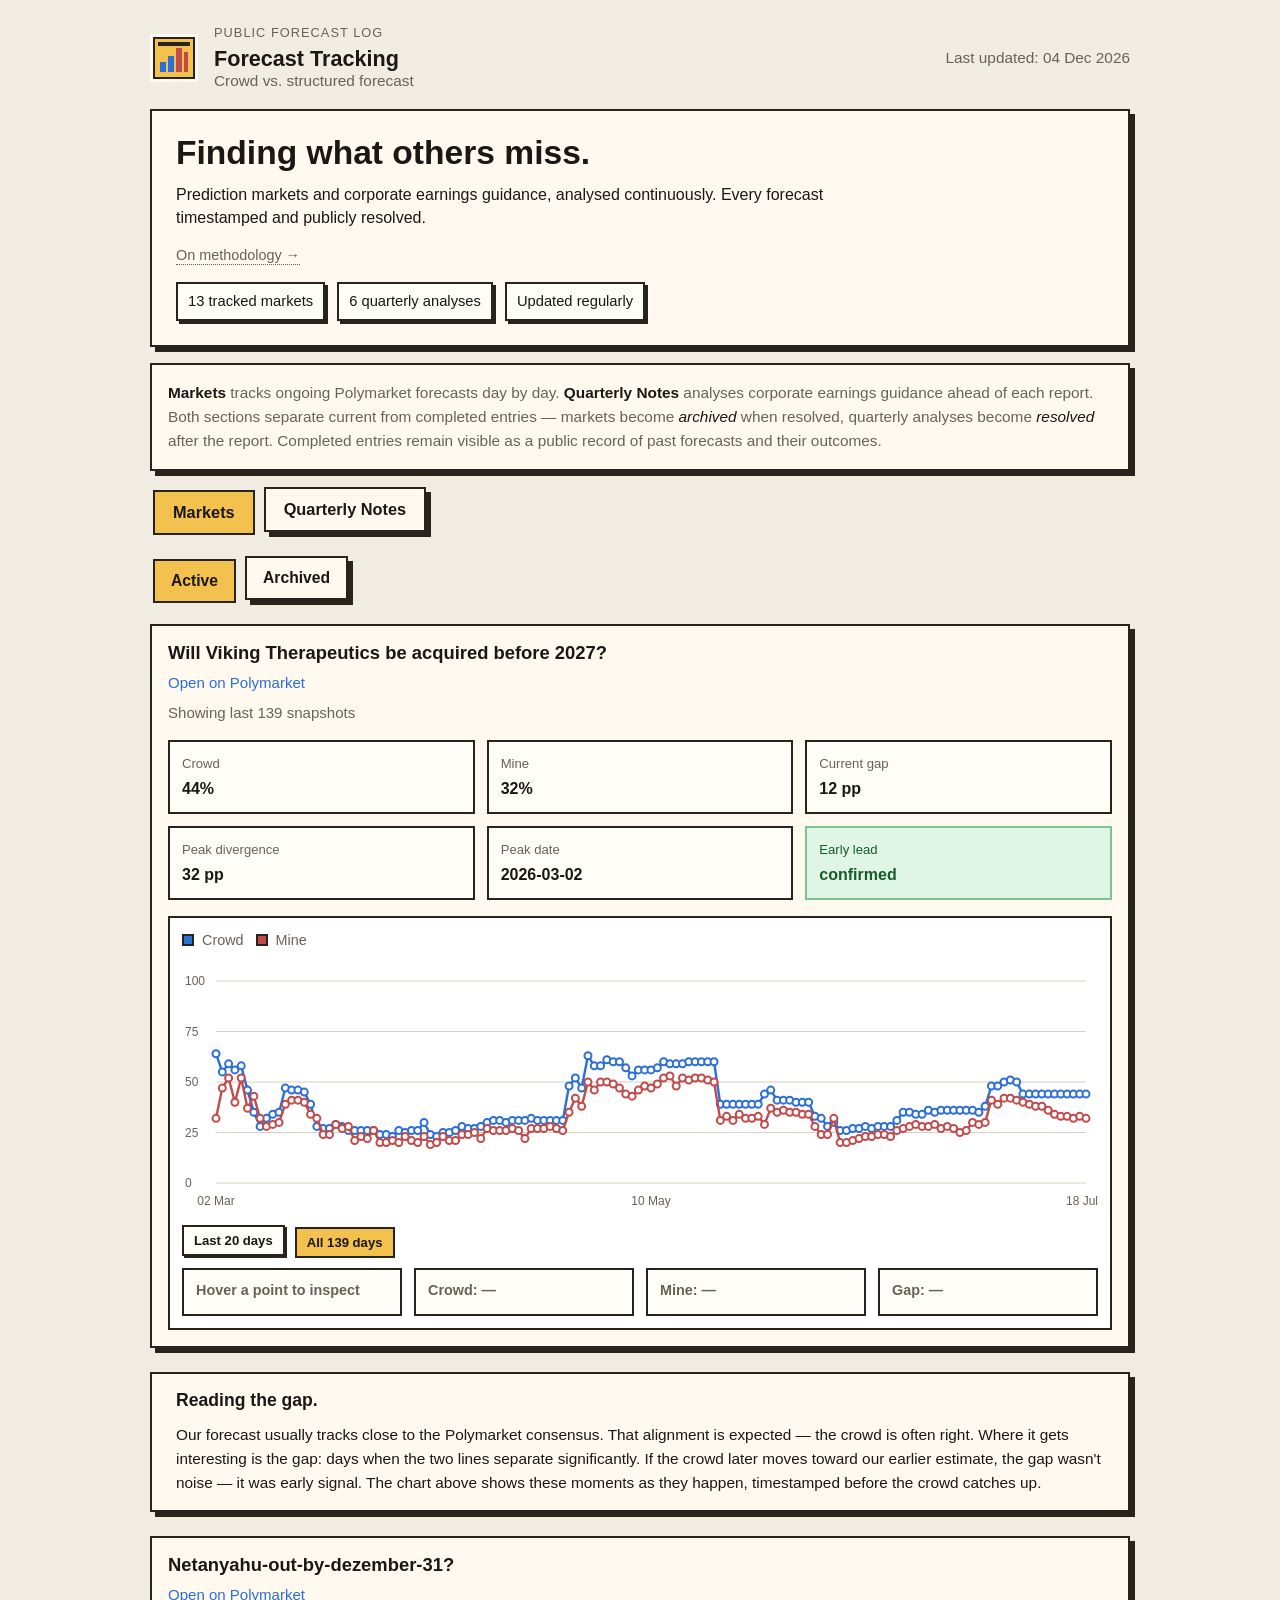
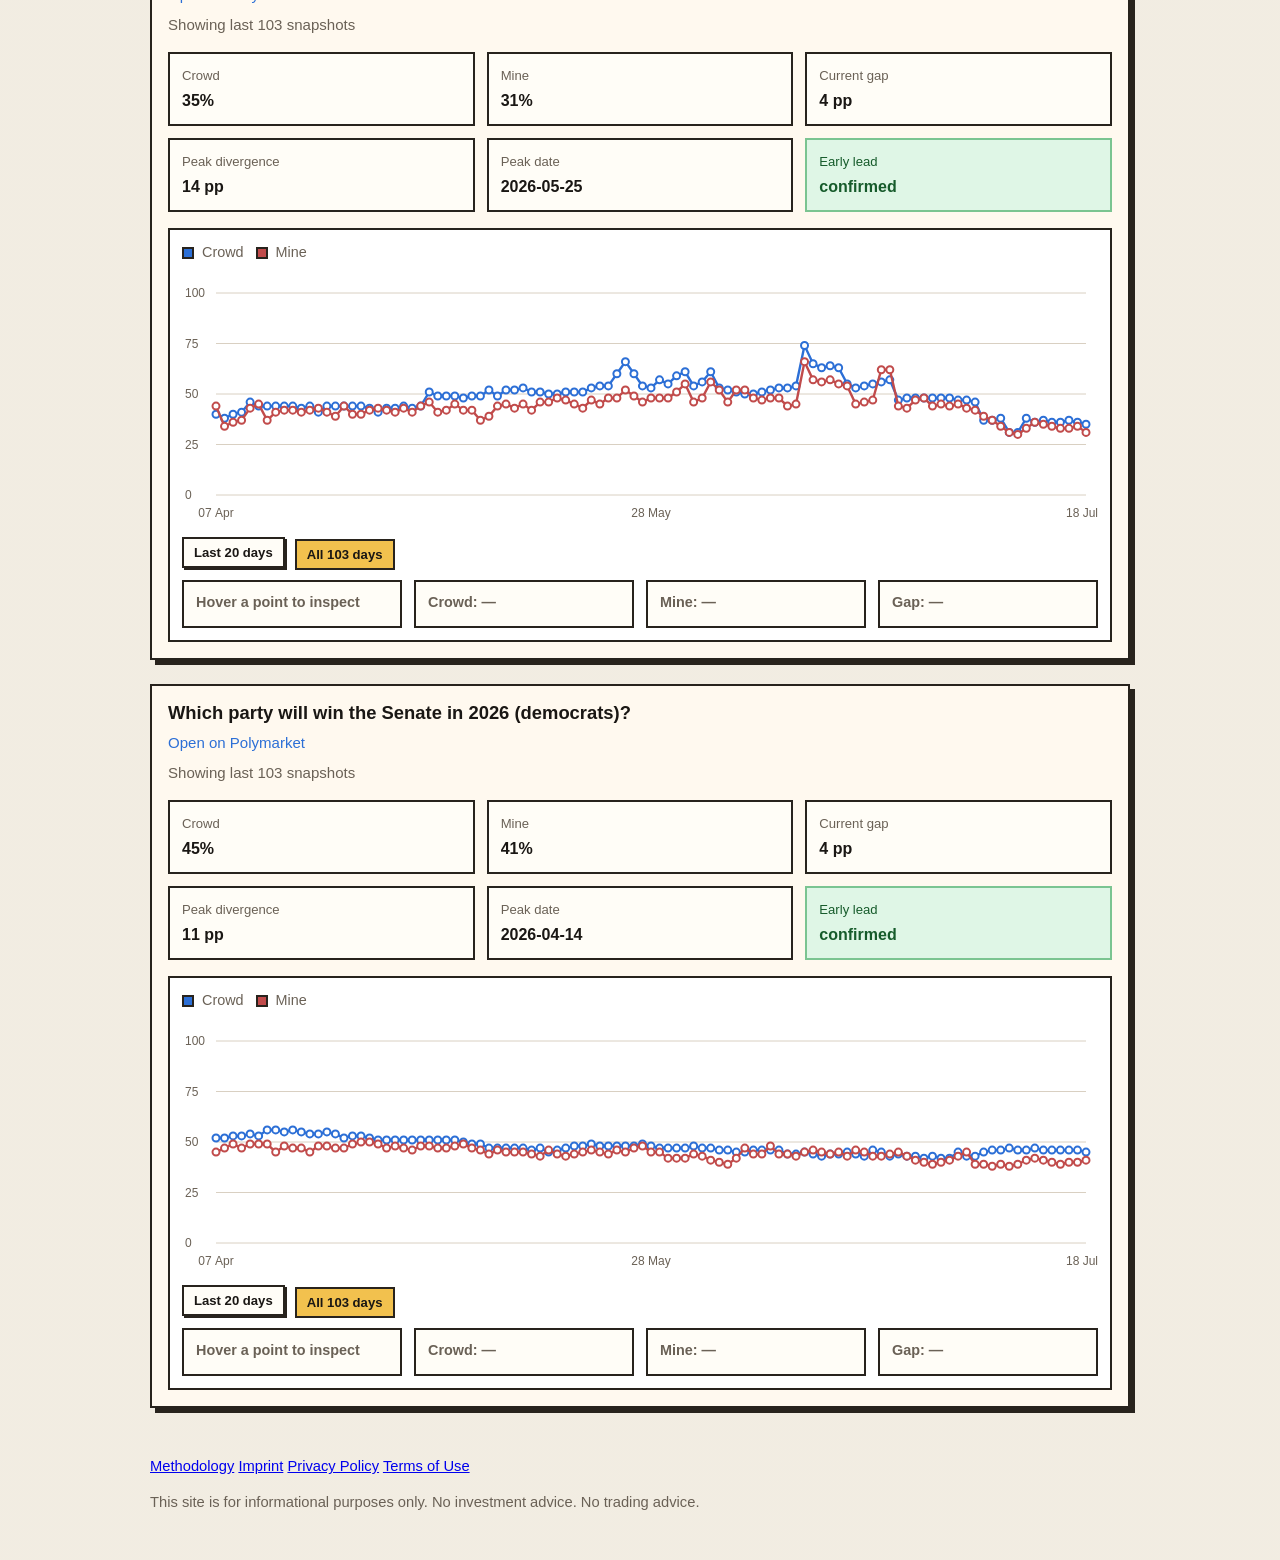
<file: index.html>
<!DOCTYPE html>
<html lang="en">
<head>
  <meta charset="UTF-8" />
  <meta name="viewport" content="width=device-width, initial-scale=1.0" />
  <meta name="description" content="Daily comparison of Polymarket crowd probabilities and structured forecast estimates." />
  <meta property="og:title" content="Predictomat – Forecast Tracking" />
  <meta property="og:description" content="Daily comparison of Polymarket crowd probabilities and structured forecast estimates." />
  <meta property="og:type" content="website" />
  <meta property="og:url" content="https://predictomat.com/" />
  <meta property="og:image" content="https://predictomat.com/og-image.png" />
  <meta property="og:image:width" content="1200" />
  <meta property="og:image:height" content="630" />
  <meta name="twitter:card" content="summary_large_image" />
  <meta name="twitter:title" content="Predictomat – Forecast Tracking" />
  <meta name="twitter:description" content="Daily comparison of Polymarket crowd probabilities and structured forecast estimates." />
  <meta name="twitter:image" content="https://predictomat.com/og-image.png" />
  <link rel="icon" type="image/svg+xml" href="favicon.svg" />
  <title>Forecast Tracking</title>
  <link rel="stylesheet" href="styles.css" />
  <link rel="stylesheet" href="ir-check-styles.css" />
</head>
<body>
  <header class="site-header">
    <div class="brand">
      <img src="assets/logo-pixel.svg" alt="Forecast Tracking logo" class="logo" />
      <div>
        <p class="eyebrow">public forecast log</p>
        <h1 class="site-title">Forecast Tracking</h1>
        <p class="site-subtitle">Crowd vs. structured forecast</p>
      </div>
    </div>
    <div id="last-updated" class="last-updated">Last updated: —</div>
  </header>

  <main class="page">
    <section class="hero card">
      <h2>Finding what others miss.</h2>
      <p class="hero-copy">
        Prediction markets and corporate earnings guidance, analysed continuously. Every forecast timestamped and publicly resolved.
      </p>
      <p class="hero-methodology-link"><a href="methodology.html">On methodology →</a></p>
      <div class="hero-meta">
        <span id="market-count">— tracked markets</span>
        <span id="quarterly-count">— quarterly analyses</span>
        <span>Updated regularly</span>
      </div>
    </section>

    <section class="section-intro card" aria-label="Section overview">
      <p><strong>Markets</strong> tracks ongoing Polymarket forecasts day by day. <strong>Quarterly Notes</strong> analyses corporate earnings guidance ahead of each report. Both sections separate current from completed entries — markets become <em>archived</em> when resolved, quarterly analyses become <em>resolved</em> after the report. Completed entries remain visible as a public record of past forecasts and their outcomes.</p>
    </section>

    <nav class="section-nav" aria-label="Content sections">
      <button id="section-markets" class="section-nav-button is-active" type="button">Markets</button>
      <button id="section-quarterly" class="section-nav-button" type="button">Quarterly Notes</button>
    </nav>

    <div id="panel-markets">
      <section class="view-toggle" aria-label="Market status toggle">
        <button id="active-tab" class="toggle-button is-active" type="button">Active</button>
        <button id="archived-tab" class="toggle-button" type="button">Archived</button>
      </section>

      <section id="market-list" class="market-list" aria-live="polite"></section>
    </div>

    <div id="panel-quarterly" class="panel-hidden">
      <section class="view-toggle" aria-label="Quarterly status toggle">
        <button id="quarterly-pending-tab" class="toggle-button is-active" type="button">Pending</button>
        <button id="quarterly-resolved-tab" class="toggle-button" type="button">Resolved</button>
      </section>
      <section id="quarterly-list" class="quarterly-list" aria-live="polite"></section>
    </div>
  </main>

  <footer class="site-footer">
    <nav aria-label="Site links">
      <a href="methodology.html">Methodology</a>
      <a href="imprint.html">Imprint</a>
      <a href="privacy.html">Privacy Policy</a>
      <a href="terms.html">Terms of Use</a>
    </nav>
    <p>This site is for informational purposes only. No investment advice. No trading advice.</p>
  </footer>

  <script src="app.js"></script>
</body>
</html>
</file>
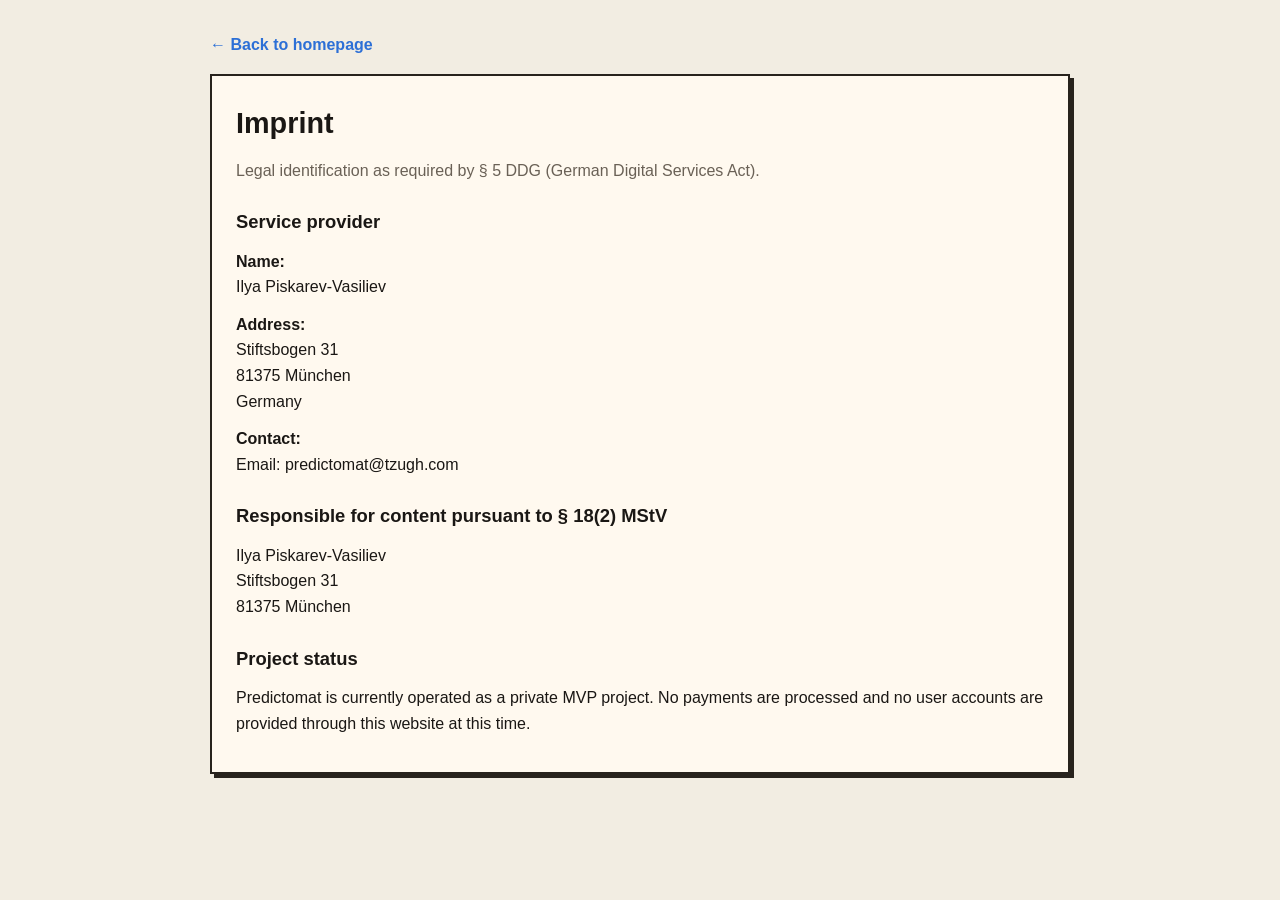
<file: imprint.html>
<!DOCTYPE html>
<html lang="en">
<head>
  <meta charset="UTF-8" />
  <meta name="viewport" content="width=device-width, initial-scale=1.0" />
  <meta name="robots" content="noindex, nofollow">
  <link rel="icon" type="image/svg+xml" href="favicon.svg" />
  <title>Imprint – Predictomat</title>
  <style>
    :root {
      --bg: #efe9dd;
      --surface: #fff9ef;
      --text: #1a1714;
      --muted: #6a6156;
      --border: #28231d;
      --shadow: 4px 4px 0 var(--border);
      --space-2: 12px;
      --space-3: 16px;
      --space-4: 24px;
      --space-5: 32px;
      --accent: #2c6fd6;
    }

    * { box-sizing: border-box; }

    body {
      margin: 0;
      font-family: "Trebuchet MS", Arial, sans-serif;
      line-height: 1.6;
      background:
        linear-gradient(0deg, rgba(255,255,255,0.16), rgba(255,255,255,0.16)),
        var(--bg);
      color: var(--text);
    }

    .page {
      width: min(860px, calc(100% - 24px));
      margin: 0 auto;
      padding: var(--space-5) 0;
    }

    .card {
      background: var(--surface);
      border: 2px solid var(--border);
      box-shadow: var(--shadow);
      padding: var(--space-4);
    }

    h1, h2 { margin-top: 0; }

    h1 {
      font-size: 1.8rem;
      margin-bottom: var(--space-2);
    }

    h2 {
      font-size: 1.15rem;
      margin-top: var(--space-4);
      margin-bottom: var(--space-2);
    }

    p { margin: 0 0 var(--space-2); }

    .muted { color: var(--muted); }

    .back-link {
      display: inline-block;
      margin-bottom: var(--space-3);
      color: var(--accent);
      text-decoration: none;
      font-weight: bold;
    }

    .back-link:hover,
    .back-link:focus-visible {
      text-decoration: underline;
    }
  </style>
</head>
<body>
  <main class="page">
    <a class="back-link" href="index.html">&larr; Back to homepage</a>

    <section class="card">
      <h1>Imprint</h1>
      <p class="muted">Legal identification as required by § 5 DDG (German Digital Services Act).</p>

      <h2>Service provider</h2>
      <p>
        <strong>Name:</strong><br />
        Ilya Piskarev-Vasiliev
      </p>
      <p>
        <strong>Address:</strong><br />
        Stiftsbogen 31<br />
        81375 München<br />
        Germany
      </p>
      <p>
        <strong>Contact:</strong><br />
        Email: predictomat@tzugh.com
      </p>

      <h2>Responsible for content pursuant to § 18(2) MStV</h2>
      <p>
        Ilya Piskarev-Vasiliev<br />
        Stiftsbogen 31<br />
        81375 München
      </p>

      <h2>Project status</h2>
      <p>
        Predictomat is currently operated as a private MVP project. No payments are processed and no user accounts are provided through this website at this time.
      </p>
    </section>
  </main>
</body>
</html>
</file>
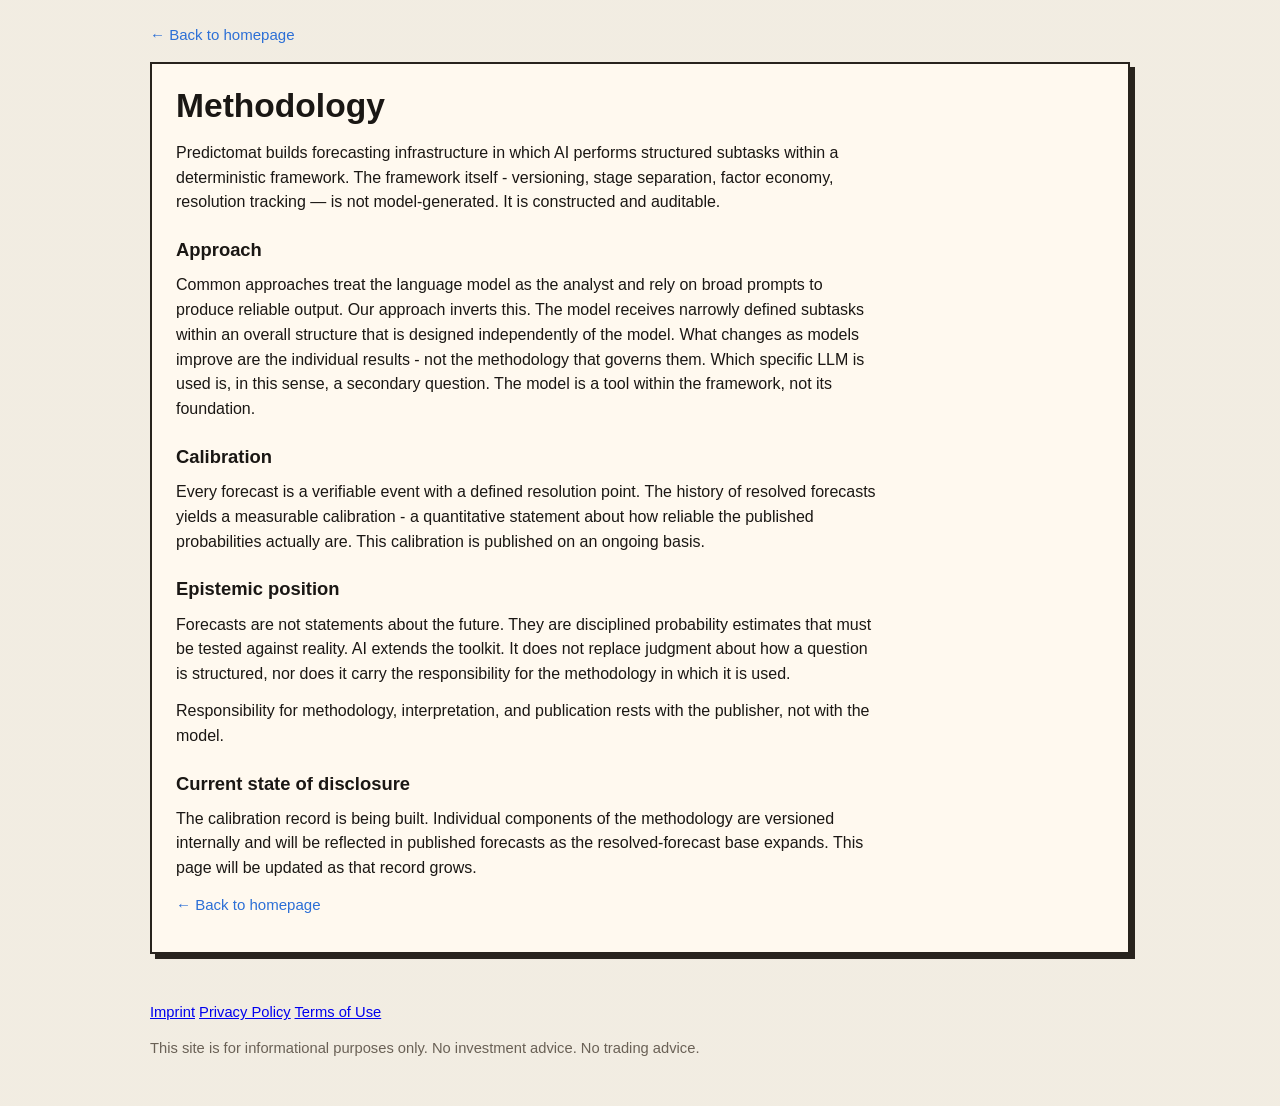
<file: methodology.html>
<!DOCTYPE html>
<html lang="en">
<head>
  <meta charset="UTF-8" />
  <meta name="viewport" content="width=device-width, initial-scale=1.0" />
  <meta name="description" content="Predictomat methodology: structured forecasting with auditable framework and published calibration." />
  <meta property="og:title" content="Predictomat – Methodology" />
  <meta property="og:description" content="Predictomat methodology: structured forecasting with auditable framework and published calibration." />
  <meta property="og:type" content="website" />
  <meta property="og:url" content="https://predictomat.com/methodology.html" />
  <meta name="twitter:card" content="summary" />
  <meta name="twitter:title" content="Predictomat – Methodology" />
  <meta name="twitter:description" content="Predictomat methodology: structured forecasting with auditable framework and published calibration." />
  <link rel="icon" type="image/svg+xml" href="favicon.svg" />
  <title>Methodology – Predictomat</title>
  <link rel="stylesheet" href="styles.css" />
  <link rel="stylesheet" href="methodology-styles.css" />
</head>
<body>
  <main class="page legal-page">
    <p class="back-link"><a href="index.html">← Back to homepage</a></p>

    <article class="card legal-card">
      <h1>Methodology</h1>

      <p>Predictomat builds forecasting infrastructure in which AI performs structured subtasks within a deterministic framework. The framework itself - versioning, stage separation, factor economy, resolution tracking — is not model-generated. It is constructed and auditable.</p>

      <h2>Approach</h2>
      <p>Common approaches treat the language model as the analyst and rely on broad prompts to produce reliable output. Our approach inverts this. The model receives narrowly defined subtasks within an overall structure that is designed independently of the model. What changes as models improve are the individual results - not the methodology that governs them. Which specific LLM is used is, in this sense, a secondary question. The model is a tool within the framework, not its foundation.</p>

      <h2>Calibration</h2>
      <p>Every forecast is a verifiable event with a defined resolution point. The history of resolved forecasts yields a measurable calibration - a quantitative statement about how reliable the published probabilities actually are. This calibration is published on an ongoing basis.</p>

      <h2>Epistemic position</h2>
      <p>Forecasts are not statements about the future. They are disciplined probability estimates that must be tested against reality. AI extends the toolkit. It does not replace judgment about how a question is structured, nor does it carry the responsibility for the methodology in which it is used.</p>
      <p>Responsibility for methodology, interpretation, and publication rests with the publisher, not with the model.</p>

      <h2>Current state of disclosure</h2>
      <p>The calibration record is being built. Individual components of the methodology are versioned internally and will be reflected in published forecasts as the resolved-forecast base expands. This page will be updated as that record grows.</p>

      <p class="back-link back-link-bottom"><a href="index.html">← Back to homepage</a></p>
    </article>
  </main>

  <footer class="site-footer">
    <nav aria-label="Legal links">
      <a href="imprint.html">Imprint</a>
      <a href="privacy.html">Privacy Policy</a>
      <a href="terms.html">Terms of Use</a>
    </nav>
    <p>This site is for informational purposes only. No investment advice. No trading advice.</p>
  </footer>
</body>
</html>
</file>
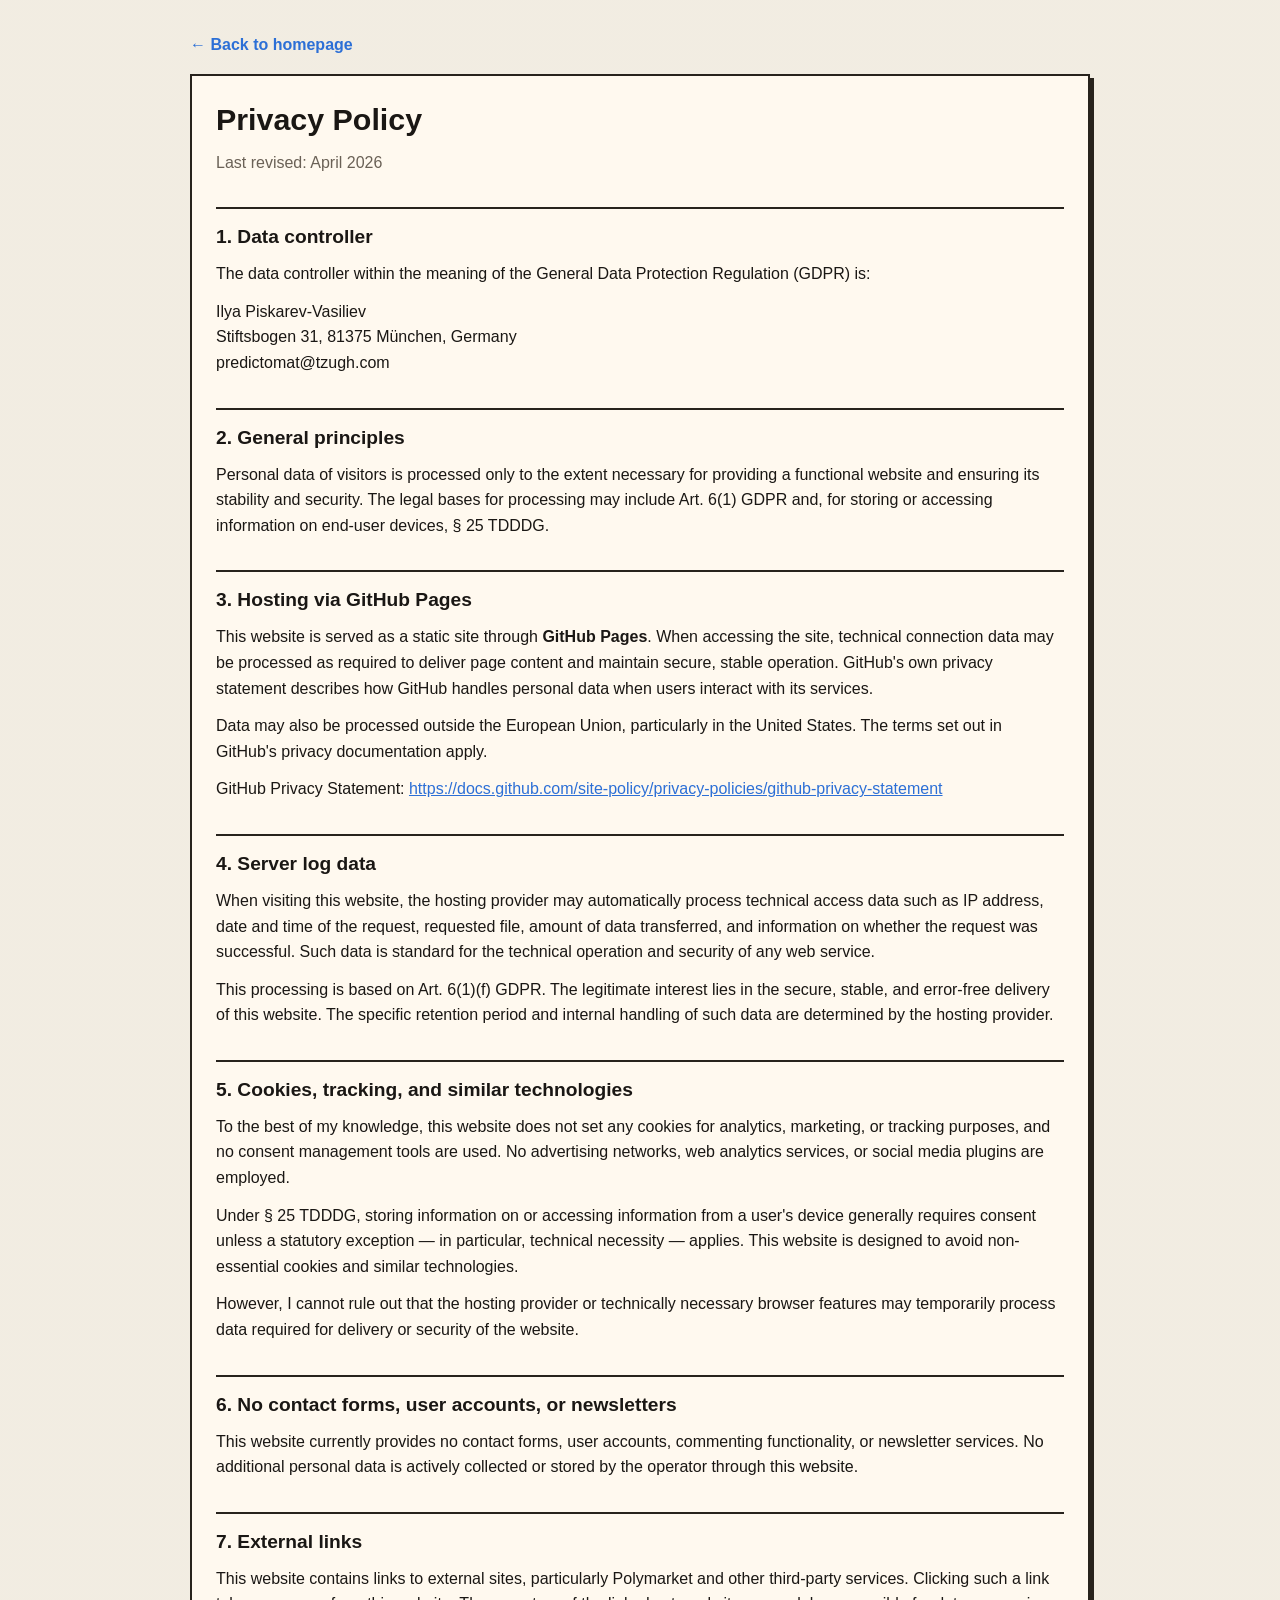
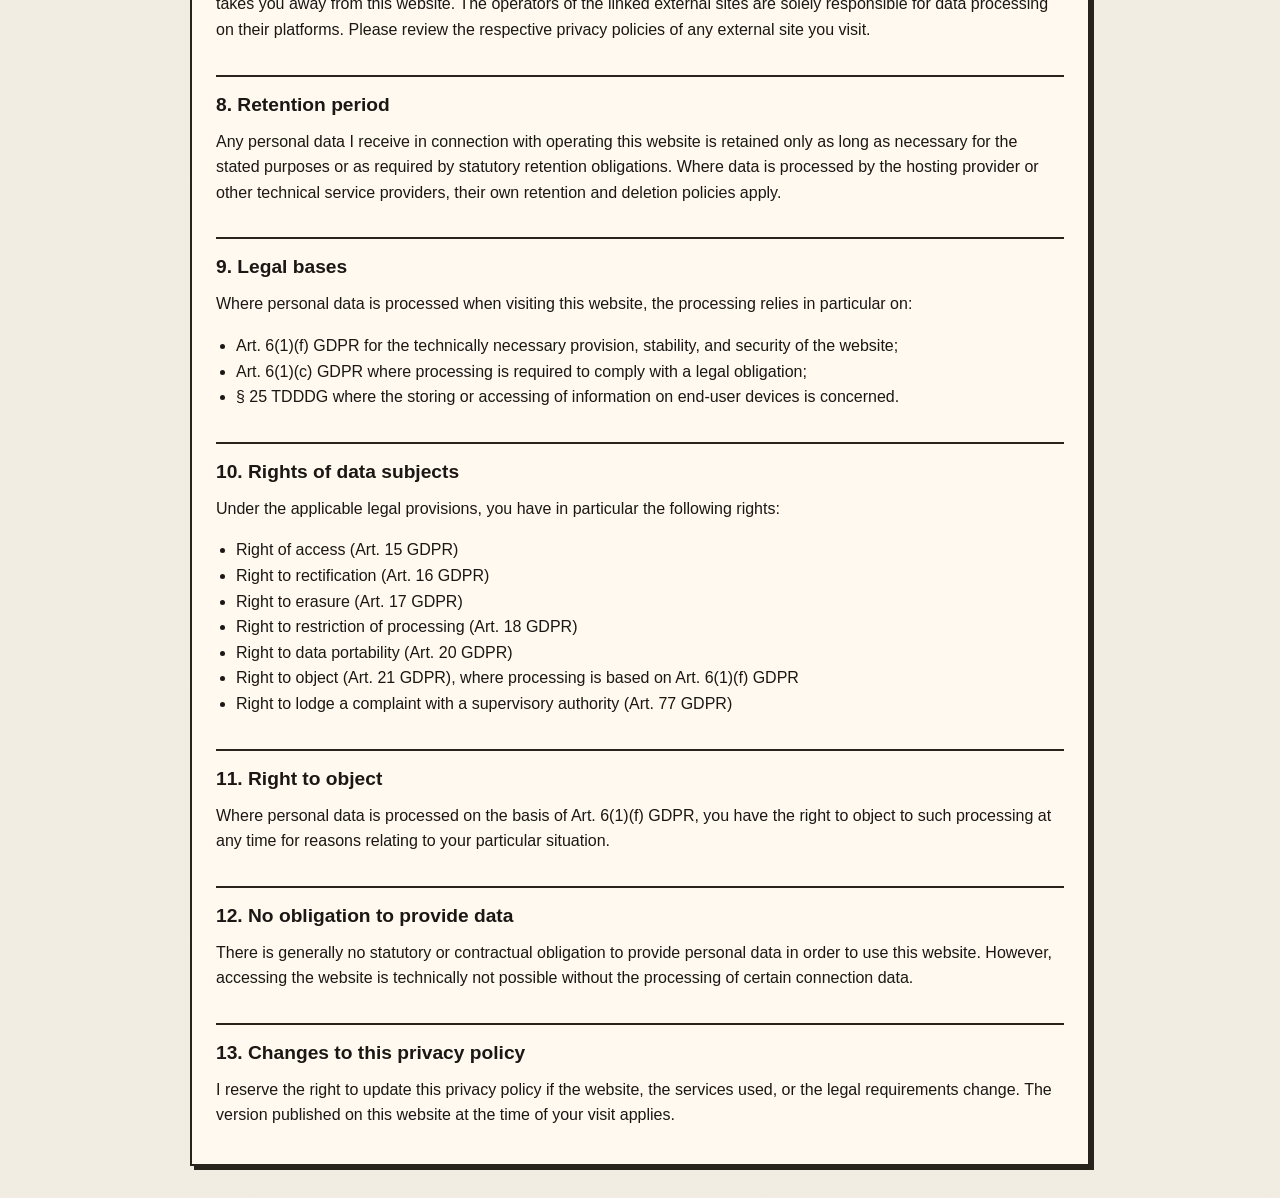
<file: privacy.html>
<!DOCTYPE html>
<html lang="en">
<head>
  <meta charset="UTF-8" />
  <meta name="viewport" content="width=device-width, initial-scale=1.0" />
  <meta name="robots" content="noindex, nofollow">
  <link rel="icon" type="image/svg+xml" href="favicon.svg" />
  <title>Privacy Policy – Predictomat</title>
  <style>
    :root {
      --bg: #efe9dd;
      --surface: #fff9ef;
      --text: #1a1714;
      --muted: #6a6156;
      --border: #28231d;
      --accent: #2c6fd6;
      --shadow: 4px 4px 0 var(--border);
      --space-2: 12px;
      --space-3: 16px;
      --space-4: 24px;
      --space-5: 32px;
    }

    * { box-sizing: border-box; }

    body {
      margin: 0;
      font-family: "Trebuchet MS", Arial, sans-serif;
      line-height: 1.6;
      color: var(--text);
      background:
        linear-gradient(0deg, rgba(255,255,255,0.16), rgba(255,255,255,0.16)),
        var(--bg);
    }

    .wrap {
      width: min(900px, calc(100% - 24px));
      margin: 0 auto;
      padding: var(--space-5) 0;
    }

    .card {
      background: var(--surface);
      border: 2px solid var(--border);
      box-shadow: var(--shadow);
      padding: var(--space-4);
    }

    h1, h2 {
      line-height: 1.25;
      margin-top: 0;
    }

    h1 {
      font-size: 1.9rem;
      margin-bottom: var(--space-2);
    }

    h2 {
      font-size: 1.2rem;
      margin-top: var(--space-5);
      margin-bottom: var(--space-2);
      border-top: 2px solid var(--border);
      padding-top: var(--space-3);
    }

    p, li { font-size: 1rem; }
    p { margin: 0 0 var(--space-2); }

    .meta { color: var(--muted); margin-bottom: var(--space-4); }

    a { color: var(--accent); }

    .back-link {
      display: inline-block;
      margin-bottom: var(--space-3);
      color: var(--accent);
      text-decoration: none;
      font-weight: bold;
    }

    .back-link:hover,
    .back-link:focus-visible {
      text-decoration: underline;
    }

    ul { padding-left: 20px; }
  </style>
</head>
<body>
  <main class="wrap">
    <a class="back-link" href="index.html">&larr; Back to homepage</a>

    <article class="card">
      <h1>Privacy Policy</h1>
      <p class="meta">Last revised: April 2026</p>

      <h2>1. Data controller</h2>
      <p>
        The data controller within the meaning of the General Data Protection Regulation (GDPR) is:
      </p>
      <p>
        Ilya Piskarev-Vasiliev<br />
        Stiftsbogen 31, 81375 München, Germany<br />
        predictomat@tzugh.com
      </p>

      <h2>2. General principles</h2>
      <p>
        Personal data of visitors is processed only to the extent necessary for providing a functional website and ensuring its stability and security. The legal bases for processing may include Art. 6(1) GDPR and, for storing or accessing information on end-user devices, § 25 TDDDG.
      </p>

      <h2>3. Hosting via GitHub Pages</h2>
      <p>
        This website is served as a static site through <strong>GitHub Pages</strong>. When accessing the site, technical connection data may be processed as required to deliver page content and maintain secure, stable operation. GitHub's own privacy statement describes how GitHub handles personal data when users interact with its services.
      </p>
      <p>
        Data may also be processed outside the European Union, particularly in the United States. The terms set out in GitHub's privacy documentation apply.
      </p>
      <p>
        GitHub Privacy Statement:
        <a href="https://docs.github.com/site-policy/privacy-policies/github-privacy-statement" target="_blank" rel="noopener noreferrer">https://docs.github.com/site-policy/privacy-policies/github-privacy-statement</a>
      </p>

      <h2>4. Server log data</h2>
      <p>
        When visiting this website, the hosting provider may automatically process technical access data such as IP address, date and time of the request, requested file, amount of data transferred, and information on whether the request was successful. Such data is standard for the technical operation and security of any web service.
      </p>
      <p>
        This processing is based on Art. 6(1)(f) GDPR. The legitimate interest lies in the secure, stable, and error-free delivery of this website. The specific retention period and internal handling of such data are determined by the hosting provider.
      </p>

      <h2>5. Cookies, tracking, and similar technologies</h2>
      <p>
        To the best of my knowledge, this website does not set any cookies for analytics, marketing, or tracking purposes, and no consent management tools are used. No advertising networks, web analytics services, or social media plugins are employed.
      </p>
      <p>
        Under § 25 TDDDG, storing information on or accessing information from a user's device generally requires consent unless a statutory exception — in particular, technical necessity — applies. This website is designed to avoid non-essential cookies and similar technologies.
      </p>
      <p>
        However, I cannot rule out that the hosting provider or technically necessary browser features may temporarily process data required for delivery or security of the website.
      </p>

      <h2>6. No contact forms, user accounts, or newsletters</h2>
      <p>
        This website currently provides no contact forms, user accounts, commenting functionality, or newsletter services. No additional personal data is actively collected or stored by the operator through this website.
      </p>

      <h2>7. External links</h2>
      <p>
        This website contains links to external sites, particularly Polymarket and other third-party services. Clicking such a link takes you away from this website. The operators of the linked external sites are solely responsible for data processing on their platforms. Please review the respective privacy policies of any external site you visit.
      </p>

      <h2>8. Retention period</h2>
      <p>
        Any personal data I receive in connection with operating this website is retained only as long as necessary for the stated purposes or as required by statutory retention obligations. Where data is processed by the hosting provider or other technical service providers, their own retention and deletion policies apply.
      </p>

      <h2>9. Legal bases</h2>
      <p>
        Where personal data is processed when visiting this website, the processing relies in particular on:
      </p>
      <ul>
        <li>Art. 6(1)(f) GDPR for the technically necessary provision, stability, and security of the website;</li>
        <li>Art. 6(1)(c) GDPR where processing is required to comply with a legal obligation;</li>
        <li>§ 25 TDDDG where the storing or accessing of information on end-user devices is concerned.</li>
      </ul>

      <h2>10. Rights of data subjects</h2>
      <p>
        Under the applicable legal provisions, you have in particular the following rights:
      </p>
      <ul>
        <li>Right of access (Art. 15 GDPR)</li>
        <li>Right to rectification (Art. 16 GDPR)</li>
        <li>Right to erasure (Art. 17 GDPR)</li>
        <li>Right to restriction of processing (Art. 18 GDPR)</li>
        <li>Right to data portability (Art. 20 GDPR)</li>
        <li>Right to object (Art. 21 GDPR), where processing is based on Art. 6(1)(f) GDPR</li>
        <li>Right to lodge a complaint with a supervisory authority (Art. 77 GDPR)</li>
      </ul>

      <h2>11. Right to object</h2>
      <p>
        Where personal data is processed on the basis of Art. 6(1)(f) GDPR, you have the right to object to such processing at any time for reasons relating to your particular situation.
      </p>

      <h2>12. No obligation to provide data</h2>
      <p>
        There is generally no statutory or contractual obligation to provide personal data in order to use this website. However, accessing the website is technically not possible without the processing of certain connection data.
      </p>

      <h2>13. Changes to this privacy policy</h2>
      <p>
        I reserve the right to update this privacy policy if the website, the services used, or the legal requirements change. The version published on this website at the time of your visit applies.
      </p>
    </article>
  </main>
</body>
</html>
</file>
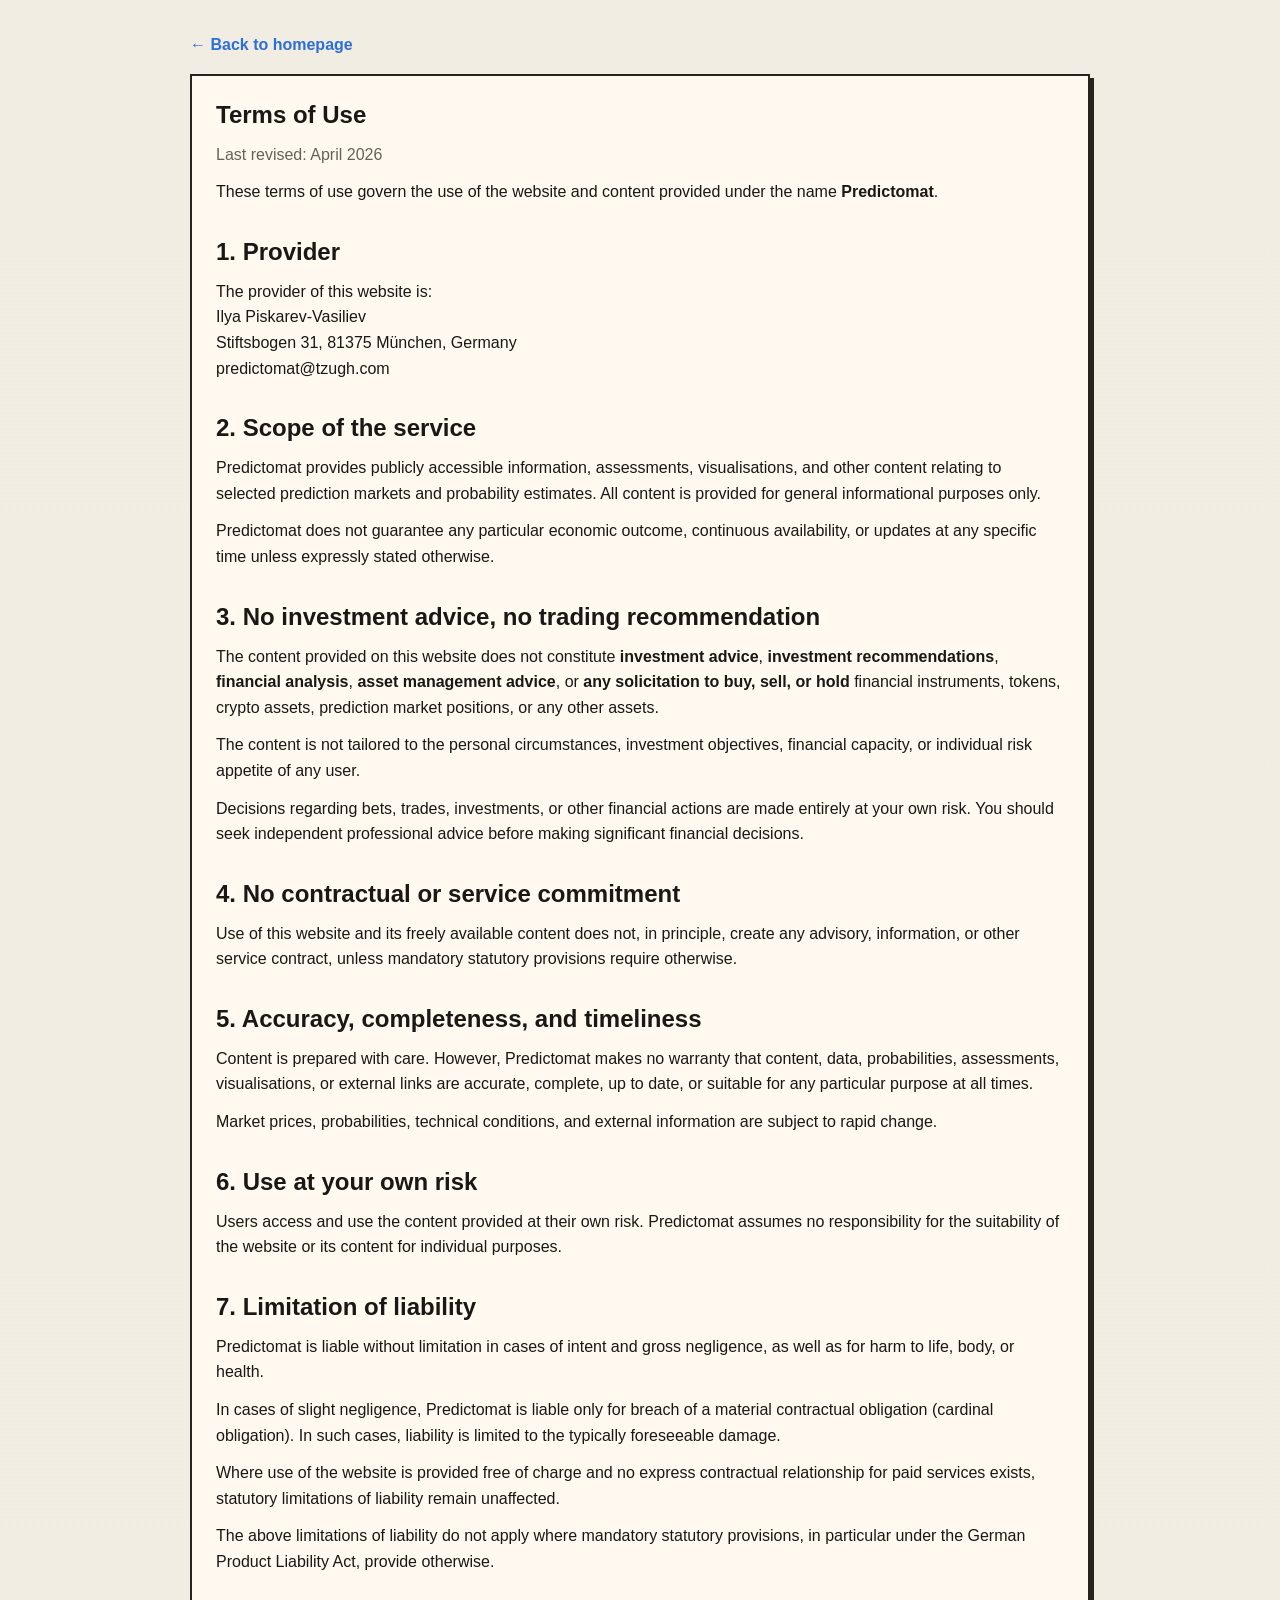
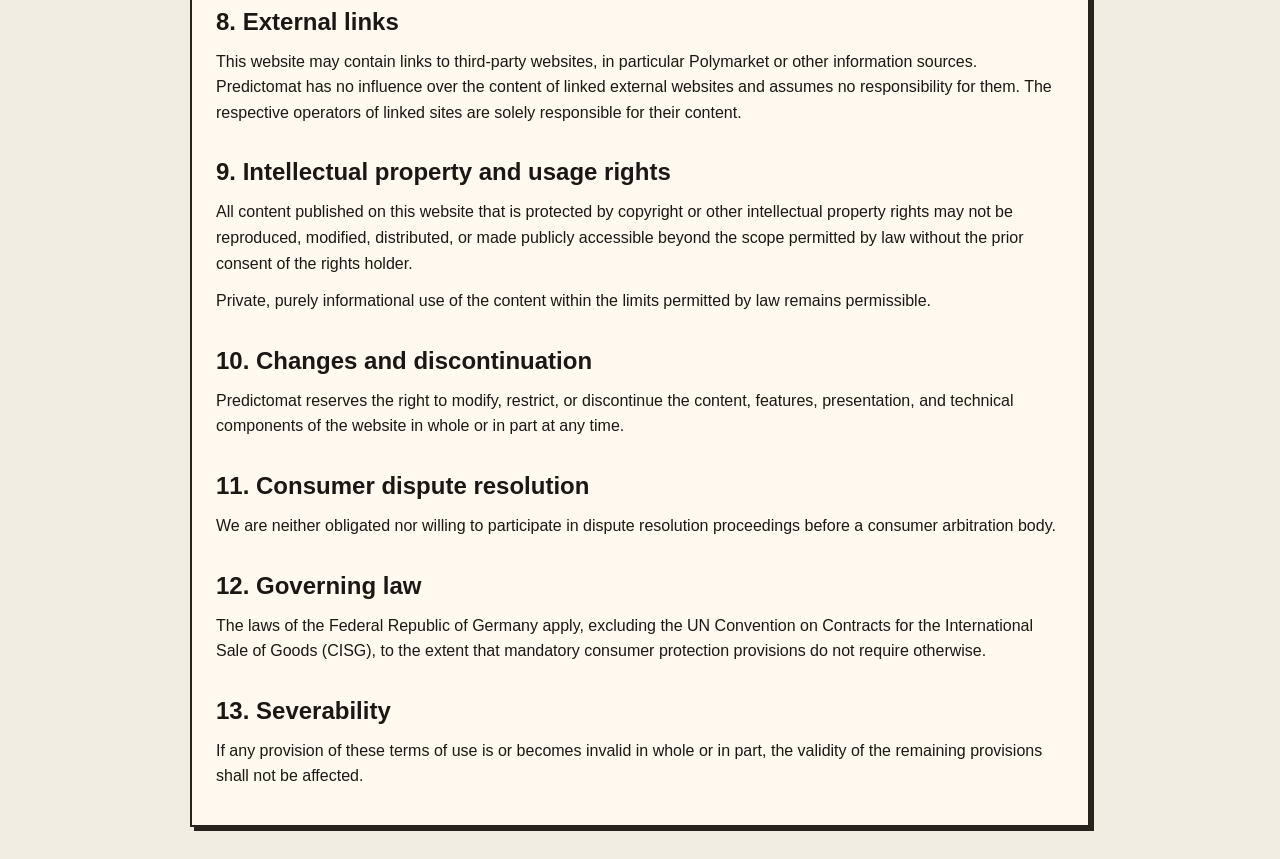
<file: terms.html>
<!DOCTYPE html>
<html lang="en">
<head>
  <meta charset="UTF-8" />
  <meta name="viewport" content="width=device-width, initial-scale=1.0" />
  <meta name="robots" content="noindex, nofollow" />
  <link rel="icon" type="image/svg+xml" href="favicon.svg" />
  <title>Terms of Use – Predictomat</title>
  <style>
    :root {
      --bg: #efe9dd;
      --surface: #fff9ef;
      --text: #1a1714;
      --muted: #6a6156;
      --border: #28231d;
      --accent: #2c6fd6;
      --shadow: 4px 4px 0 var(--border);
      --space-2: 12px;
      --space-3: 16px;
      --space-4: 24px;
      --space-5: 32px;
    }

    * { box-sizing: border-box; }

    body {
      margin: 0;
      font-family: "Trebuchet MS", Arial, sans-serif;
      background:
        linear-gradient(0deg, rgba(255,255,255,0.16), rgba(255,255,255,0.16)),
        var(--bg);
      color: var(--text);
      line-height: 1.6;
    }

    .wrap {
      width: min(900px, calc(100% - 24px));
      margin: 0 auto;
      padding: var(--space-5) 0;
    }

    .card {
      background: var(--surface);
      border: 2px solid var(--border);
      box-shadow: var(--shadow);
      padding: var(--space-4);
    }

    h1, h2 { line-height: 1.25; }
    h1 { margin-top: 0; margin-bottom: var(--space-2); }
    h2 { margin-top: var(--space-5); margin-bottom: var(--space-2); }
    p { margin-top: 0; margin-bottom: var(--space-2); }

    .muted { color: var(--muted); }
    a { color: var(--accent); }

    .back-link {
      display: inline-block;
      margin-bottom: var(--space-3);
      color: var(--accent);
      text-decoration: none;
      font-weight: bold;
    }

    .back-link:hover,
    .back-link:focus-visible {
      text-decoration: underline;
    }
  </style>
</head>
<body>
  <main class="wrap">
    <a class="back-link" href="index.html">&larr; Back to homepage</a>

    <section class="card">
      <h1>Terms of Use</h1>
      <p class="muted">Last revised: April 2026</p>

      <p>
        These terms of use govern the use of the website and content provided under the name <strong>Predictomat</strong>.
      </p>

      <h2>1. Provider</h2>
      <p>
        The provider of this website is:<br />
        Ilya Piskarev-Vasiliev<br />
        Stiftsbogen 31, 81375 München, Germany<br />
        predictomat@tzugh.com
      </p>

      <h2>2. Scope of the service</h2>
      <p>
        Predictomat provides publicly accessible information, assessments, visualisations, and other content relating to selected prediction markets and probability estimates. All content is provided for general informational purposes only.
      </p>
      <p>
        Predictomat does not guarantee any particular economic outcome, continuous availability, or updates at any specific time unless expressly stated otherwise.
      </p>

      <h2>3. No investment advice, no trading recommendation</h2>
      <p>
        The content provided on this website does not constitute <strong>investment advice</strong>, <strong>investment recommendations</strong>, <strong>financial analysis</strong>, <strong>asset management advice</strong>, or <strong>any solicitation to buy, sell, or hold</strong> financial instruments, tokens, crypto assets, prediction market positions, or any other assets.
      </p>
      <p>
        The content is not tailored to the personal circumstances, investment objectives, financial capacity, or individual risk appetite of any user.
      </p>
      <p>
        Decisions regarding bets, trades, investments, or other financial actions are made entirely at your own risk. You should seek independent professional advice before making significant financial decisions.
      </p>

      <h2>4. No contractual or service commitment</h2>
      <p>
        Use of this website and its freely available content does not, in principle, create any advisory, information, or other service contract, unless mandatory statutory provisions require otherwise.
      </p>

      <h2>5. Accuracy, completeness, and timeliness</h2>
      <p>
        Content is prepared with care. However, Predictomat makes no warranty that content, data, probabilities, assessments, visualisations, or external links are accurate, complete, up to date, or suitable for any particular purpose at all times.
      </p>
      <p>
        Market prices, probabilities, technical conditions, and external information are subject to rapid change.
      </p>

      <h2>6. Use at your own risk</h2>
      <p>
        Users access and use the content provided at their own risk. Predictomat assumes no responsibility for the suitability of the website or its content for individual purposes.
      </p>

      <h2>7. Limitation of liability</h2>
      <p>
        Predictomat is liable without limitation in cases of intent and gross negligence, as well as for harm to life, body, or health.
      </p>
      <p>
        In cases of slight negligence, Predictomat is liable only for breach of a material contractual obligation (cardinal obligation). In such cases, liability is limited to the typically foreseeable damage.
      </p>
      <p>
        Where use of the website is provided free of charge and no express contractual relationship for paid services exists, statutory limitations of liability remain unaffected.
      </p>
      <p>
        The above limitations of liability do not apply where mandatory statutory provisions, in particular under the German Product Liability Act, provide otherwise.
      </p>

      <h2>8. External links</h2>
      <p>
        This website may contain links to third-party websites, in particular Polymarket or other information sources. Predictomat has no influence over the content of linked external websites and assumes no responsibility for them. The respective operators of linked sites are solely responsible for their content.
      </p>

      <h2>9. Intellectual property and usage rights</h2>
      <p>
        All content published on this website that is protected by copyright or other intellectual property rights may not be reproduced, modified, distributed, or made publicly accessible beyond the scope permitted by law without the prior consent of the rights holder.
      </p>
      <p>
        Private, purely informational use of the content within the limits permitted by law remains permissible.
      </p>

      <h2>10. Changes and discontinuation</h2>
      <p>
        Predictomat reserves the right to modify, restrict, or discontinue the content, features, presentation, and technical components of the website in whole or in part at any time.
      </p>

      <h2>11. Consumer dispute resolution</h2>
      <p>
        We are neither obligated nor willing to participate in dispute resolution proceedings before a consumer arbitration body.
      </p>

      <h2>12. Governing law</h2>
      <p>
        The laws of the Federal Republic of Germany apply, excluding the UN Convention on Contracts for the International Sale of Goods (CISG), to the extent that mandatory consumer protection provisions do not require otherwise.
      </p>

      <h2>13. Severability</h2>
      <p>
        If any provision of these terms of use is or becomes invalid in whole or in part, the validity of the remaining provisions shall not be affected.
      </p>
    </section>
  </main>
</body>
</html>
</file>
<file: styles.css>
:root {
  --bg: #efe9dd;
  --surface: #fff9ef;
  --surface-2: #fffdf7;
  --text: #1a1714;
  --muted: #6a6156;
  --border: #28231d;
  --grid: #d9d0c2;
  --accent-crowd: #2c6fd6;
  --accent-mine: #c14b4b;
  --accent-active: #f2c14e;
  --shadow: 5px 5px 0 var(--border);
  --radius: 0;
  --space-1: 8px;
  --space-2: 12px;
  --space-3: 16px;
  --space-4: 24px;
  --space-5: 32px;
  --max-width: 980px;
}

* {
  box-sizing: border-box;
}

html {
  scroll-behavior: smooth;
}

body {
  margin: 0;
  font-family: "Trebuchet MS", Arial, sans-serif;
  line-height: 1.45;
  color: var(--text);
  background:
    linear-gradient(0deg, rgba(255,255,255,0.16), rgba(255,255,255,0.16)),
    var(--bg);
}

img {
  max-width: 100%;
  display: block;
}

button,
a {
  -webkit-tap-highlight-color: transparent;
}

.card,
.market-card,
.empty-state {
  background: var(--surface);
  border: 2px solid var(--border);
  box-shadow: var(--shadow);
}

.site-header,
.hero,
.section-intro,
.view-toggle,
.market-list,
.section-nav,
.quarterly-disclaimer,
.quarterly-list,
.site-footer {
  width: min(var(--max-width), calc(100% - 24px));
  margin-left: auto;
  margin-right: auto;
}

.site-header {
  padding-top: var(--space-4);
  padding-bottom: var(--space-3);
  display: flex;
  flex-direction: column;
  gap: var(--space-3);
}

.brand {
  display: flex;
  align-items: center;
  gap: var(--space-3);
}

.logo {
  width: 48px;
  height: 48px;
  flex: 0 0 auto;
  image-rendering: pixelated;
}

.eyebrow {
  margin: 0 0 4px;
  font-size: 0.8rem;
  color: var(--muted);
  text-transform: uppercase;
  letter-spacing: 0.08em;
}

.site-title {
  margin: 0;
  font-size: 1.35rem;
  line-height: 1.1;
}

.site-subtitle,
.last-updated {
  margin: 0;
  color: var(--muted);
  font-size: 0.96rem;
}

.page {
  padding-bottom: var(--space-5);
}

.hero {
  padding: var(--space-4);
  margin-bottom: var(--space-3);
}

.hero h2 {
  margin: 0 0 var(--space-2);
  font-size: clamp(1.55rem, 3vw, 2.1rem);
  line-height: 1.08;
}

.hero-copy {
  margin: 0 0 var(--space-3);
  max-width: 42rem;
  color: var(--text);
}

.hero-methodology-link {
  margin: 0 0 var(--space-3);
  font-size: 0.9rem;
}

.hero-methodology-link a {
  color: var(--muted);
  text-decoration: none;
  border-bottom: 1px dotted var(--muted);
  padding-bottom: 1px;
}

.hero-methodology-link a:hover,
.hero-methodology-link a:focus-visible {
  color: var(--text);
  border-bottom-color: var(--text);
}

.hero-meta {
  display: flex;
  flex-wrap: wrap;
  gap: var(--space-2);
}

.hero-meta span {
  display: inline-flex;
  align-items: center;
  gap: 6px;
  padding: 7px 10px;
  border: 2px solid var(--border);
  background: var(--surface-2);
  font-size: 0.92rem;
  box-shadow: 3px 3px 0 var(--border);
}

.view-toggle {
  display: flex;
  gap: var(--space-2);
  margin-bottom: var(--space-4);
}

.toggle-button {
  appearance: none;
  border: 2px solid var(--border);
  background: var(--surface);
  color: var(--text);
  padding: 11px 16px;
  font-size: 0.98rem;
  font-weight: 700;
  cursor: pointer;
  box-shadow: var(--shadow);
}

.toggle-button.is-active {
  background: var(--accent-active);
  transform: translate(3px, 3px);
  box-shadow: none;
}

.market-list {
  display: flex;
  flex-direction: column;
  gap: var(--space-4);
}

.market-card {
  padding: var(--space-3);
}

.market-card-header {
  display: flex;
  flex-direction: column;
  gap: var(--space-1);
  margin-bottom: var(--space-3);
}

.market-card-header h3 {
  margin: 0;
  font-size: 1.15rem;
  line-height: 1.2;
}

.market-link,
.market-meta {
  font-size: 0.94rem;
}

.market-link {
  color: var(--accent-crowd);
  text-decoration: none;
  width: fit-content;
}

.market-link:hover,
.market-link:focus-visible {
  text-decoration: underline;
}

.market-meta {
  color: var(--muted);
}

.market-stats {
  display: grid;
  grid-template-columns: repeat(2, minmax(0, 1fr));
  gap: var(--space-2);
  margin-bottom: var(--space-3);
}

.stat {
  border: 2px solid var(--border);
  background: var(--surface-2);
  padding: var(--space-2);
}

.stat-label {
  display: block;
  color: var(--muted);
  font-size: 0.82rem;
  margin-bottom: 4px;
}

.stat-value {
  display: block;
  font-size: 1rem;
  font-weight: 700;
}

.stat-early-lead-confirmed {
  background: #dff6e6;
  border-color: #7bc491;
}

.stat-early-lead-confirmed .stat-label,
.stat-early-lead-confirmed .stat-value {
  color: #165b2b;
}

.chart-shell {
  border: 2px solid var(--border);
  background: #fff;
  padding: var(--space-2);
}

.chart-legend {
  display: flex;
  flex-wrap: wrap;
  gap: var(--space-2);
  align-items: center;
  margin-bottom: var(--space-2);
  color: var(--muted);
  font-size: 0.9rem;
}

.legend-item {
  display: inline-flex;
  align-items: center;
  gap: 8px;
}

.legend-swatch {
  width: 12px;
  height: 12px;
  border: 2px solid var(--border);
}

.legend-swatch.crowd {
  background: var(--accent-crowd);
}

.legend-swatch.mine {
  background: var(--accent-mine);
}

.chart-shell canvas {
  display: block;
  width: 100%;
  height: 250px;
}

.chart-inspector {
  margin-top: var(--space-2);
  display: grid;
  grid-template-columns: repeat(2, minmax(0, 1fr));
  gap: var(--space-2);
}

.inspector-item {
  display: block;
  border: 2px solid var(--border);
  background: var(--surface-2);
  padding: 10px 12px;
  font-size: 0.9rem;
  font-weight: 700;
  min-height: 48px;
}

.inspector-date {
  grid-column: 1 / -1;
}

.chart-inspector.is-idle .inspector-item {
  color: var(--muted);
  font-weight: 600;
}

/* ── Chart zoom toggle (per-card) ── */

.chart-zoom {
  display: flex;
  gap: var(--space-1);
  margin-top: var(--space-2);
}

.chart-zoom-button {
  appearance: none;
  border: 2px solid var(--border);
  background: var(--surface-2);
  color: var(--text);
  padding: 6px 10px;
  font-size: 0.82rem;
  font-weight: 700;
  font-family: inherit;
  cursor: pointer;
  box-shadow: 2px 2px 0 var(--border);
}

.chart-zoom-button:hover {
  background: var(--surface);
}

.chart-zoom-button.is-active {
  background: var(--accent-active);
  transform: translate(2px, 2px);
  box-shadow: none;
}

.chart-zoom-button.is-active:hover {
  background: var(--accent-active);
}

.empty-state {
  padding: var(--space-4);
}

.empty-state h3 {
  margin-top: 0;
  margin-bottom: var(--space-1);
  font-size: 1.1rem;
}

.empty-state p {
  margin: 0;
  color: var(--muted);
}

/* ── Section navigation ── */

.section-nav {
  display: flex;
  gap: var(--space-2);
  margin-bottom: var(--space-4);
}

.section-nav-button {
  appearance: none;
  border: 2px solid var(--border);
  background: var(--surface);
  color: var(--text);
  padding: 11px 18px;
  font-size: 1.02rem;
  font-weight: 700;
  cursor: pointer;
  box-shadow: var(--shadow);
}

.section-nav-button.is-active {
  background: var(--accent-active);
  transform: translate(3px, 3px);
  box-shadow: none;
}

.panel-hidden {
  display: none;
}

/* ── Quarterly notes ── */

.quarterly-disclaimer {
  padding: var(--space-3);
  margin-bottom: var(--space-3);
  font-size: 0.92rem;
  color: var(--muted);
}

.quarterly-disclaimer p {
  margin: 0;
}

.quarterly-list {
  display: flex;
  flex-direction: column;
  gap: var(--space-4);
}

.quarterly-card {
  background: var(--surface);
  border: 2px solid var(--border);
  box-shadow: var(--shadow);
  padding: var(--space-3);
}

.quarterly-card-header {
  margin-bottom: var(--space-3);
}

.quarterly-card-header h3 {
  margin: 0 0 4px;
  font-size: 1.15rem;
  line-height: 1.2;
}

.quarterly-card-meta {
  color: var(--muted);
  font-size: 0.9rem;
}

.quarterly-summary {
  margin: 0 0 var(--space-3);
  line-height: 1.55;
}

.quarterly-watchpoints-label {
  display: block;
  font-weight: 700;
  font-size: 0.92rem;
  margin-bottom: var(--space-1);
}

.quarterly-watchpoints {
  margin: 0;
  padding-left: 20px;
}

.quarterly-watchpoints li {
  margin-bottom: var(--space-1);
  font-size: 0.96rem;
  line-height: 1.45;
}

.site-footer {
  padding-top: var(--space-3);
  padding-bottom: var(--space-5);
  color: var(--muted);
  font-size: 0.92rem;
}

@media (hover: hover) and (pointer: fine) {
  .chart-shell canvas {
    cursor: crosshair;
  }
}

@media (min-width: 720px) {
  .site-header {
    flex-direction: row;
    justify-content: space-between;
    align-items: center;
  }

  .market-stats {
    grid-template-columns: repeat(3, minmax(0, 1fr));
  }

  .chart-inspector {
    grid-template-columns: repeat(4, minmax(0, 1fr));
  }

  .inspector-date {
    grid-column: auto;
  }
}
</file>
<file: ir-check-styles.css>
/* === IR Check Cards === */
/* Extends styles.css — uses the same design tokens */

.ir-check-card {
  padding: var(--space-3);
}

.ir-header-row {
  display: flex;
  justify-content: space-between;
  align-items: flex-start;
  margin-bottom: 4px;
  gap: var(--space-2);
}

.ir-header-row h3 {
  margin: 0;
  font-size: 1.15rem;
  line-height: 1.2;
}

.ir-header-right {
  display: flex;
  align-items: center;
  gap: var(--space-1);
  flex-shrink: 0;
}

.ir-quarter-tag {
  font-size: 0.82rem;
  color: var(--muted);
}

.ir-status-badge {
  font-size: 0.72rem;
  font-weight: 700;
  padding: 3px 8px;
  border: 2px solid var(--border);
  text-transform: uppercase;
  letter-spacing: 0.04em;
}

.ir-status-resolved {
  background: #dff6e6;
  color: #165b2b;
}

.ir-status-pending {
  background: var(--accent-active);
  color: var(--text);
}

.ir-meta {
  font-size: 0.78rem;
  color: var(--muted);
  margin-bottom: var(--space-3);
}

/* ── Verdict row ── */

.ir-verdict-row {
  display: flex;
  align-items: center;
  gap: var(--space-3);
  margin-bottom: var(--space-3);
  padding-bottom: var(--space-3);
  border-bottom: 2px solid var(--border);
}

.ir-verdict-icon {
  width: 42px;
  height: 42px;
  border: 2px solid var(--border);
  display: flex;
  align-items: center;
  justify-content: center;
  font-size: 1rem;
  font-weight: 700;
  flex-shrink: 0;
}

.verdict-noise {
  background: var(--surface-2);
  color: var(--muted);
}

.verdict-hit {
  background: #dff6e6;
  color: #165b2b;
}

.verdict-miss {
  background: #fce8e8;
  color: #7a1f1f;
}

.verdict-pending {
  background: var(--accent-active);
  color: var(--text);
}

.ir-verdict-text {
  flex: 1;
  min-width: 0;
}

.ir-verdict-headline {
  font-size: 1rem;
  font-weight: 700;
  color: var(--text);
  line-height: 1.2;
}

.ir-verdict-explain {
  font-size: 0.86rem;
  color: var(--muted);
  margin-top: 4px;
  line-height: 1.45;
}

/* ── Metrics grid ── */

.ir-metrics {
  display: grid;
  grid-template-columns: repeat(3, 1fr);
  gap: var(--space-2);
  margin-bottom: var(--space-3);
}

.ir-metric {
  border: 2px solid var(--border);
  background: var(--surface-2);
  padding: var(--space-2);
}

.ir-metric-label {
  display: block;
  font-size: 0.78rem;
  color: var(--muted);
  margin-bottom: 4px;
}

.ir-metric-value {
  display: block;
  font-size: 1.08rem;
  font-weight: 700;
  color: var(--text);
}

.ir-metric-sub {
  display: block;
  font-size: 0.72rem;
  color: var(--muted);
  margin-top: 2px;
}

/* ── Collapsible details ── */

.ir-details-toggle {
  font-size: 0.86rem;
  font-weight: 700;
  color: var(--muted);
  cursor: pointer;
  user-select: none;
  display: flex;
  align-items: center;
  gap: 6px;
  padding: var(--space-1) 0;
}

.ir-details-toggle:hover {
  color: var(--text);
}

.ir-chevron {
  transition: transform 0.15s;
  display: inline-block;
  font-size: 0.68rem;
}

.ir-chevron-open {
  transform: rotate(90deg);
}

.ir-details-body {
  display: none;
  padding-top: var(--space-2);
}

.ir-details-open {
  display: block;
}

/* ── Assumption cards ── */

.ir-assumptions {
  display: grid;
  grid-template-columns: repeat(3, 1fr);
  gap: var(--space-2);
}

.ir-a-card {
  border: 2px solid var(--border);
  background: var(--surface-2);
  padding: var(--space-2);
}

.ir-a-id {
  font-size: 0.68rem;
  color: var(--muted);
  margin-bottom: 3px;
  font-weight: 700;
  text-transform: uppercase;
  letter-spacing: 0.03em;
}

.ir-a-name {
  font-size: 0.82rem;
  font-weight: 700;
  color: var(--text);
  margin-bottom: var(--space-1);
  line-height: 1.25;
}

.ir-a-test {
  font-size: 0.76rem;
  color: var(--muted);
  margin-bottom: var(--space-1);
  line-height: 1.3;
}

.ir-a-result {
  display: flex;
  align-items: center;
  gap: 5px;
  font-size: 0.76rem;
  font-weight: 700;
}

.ir-a-correct {
  color: #165b2b;
}

.ir-a-incorrect {
  color: #7a1f1f;
}

.ir-a-mismatch {
  color: #7a1f1f;
}

.ir-a-aligned {
  color: #165b2b;
}

.ir-a-dot {
  width: 7px;
  height: 7px;
  flex-shrink: 0;
  border: 1.5px solid var(--border);
}

.ir-a-dot-ok {
  background: #7bc491;
}

.ir-a-dot-bad {
  background: #e4a0a0;
}

.ir-a-actual {
  font-size: 0.72rem;
  color: var(--muted);
  margin-top: 4px;
  line-height: 1.3;
}

/* ── Score row ── */

.ir-score-row {
  display: flex;
  gap: var(--space-3);
  align-items: center;
  justify-content: center;
  padding: var(--space-2) 0 0;
  border-top: 2px solid var(--border);
  margin-top: var(--space-2);
}

.ir-score-item {
  font-size: 0.82rem;
  font-weight: 700;
  color: var(--text);
  display: flex;
  align-items: center;
  gap: 5px;
}

.ir-score-dim {
  font-weight: 600;
  color: var(--muted);
}

/* ── Gap explainer block (between Polymarket charts) ── */

.gap-explainer {
  padding: var(--space-3) var(--space-4);
}

.gap-explainer h3 {
  margin: 0 0 var(--space-2);
  font-size: 1.1rem;
  line-height: 1.2;
}

.gap-explainer p {
  margin: 0;
  color: var(--text);
  line-height: 1.55;
  font-size: 0.96rem;
}

/* ── Section intro card (above section navigation) ── */

.section-intro {
  margin-bottom: var(--space-3);
  padding: var(--space-3);
}

.section-intro p {
  margin: 0;
  color: var(--muted);
  font-size: 0.96rem;
  line-height: 1.55;
}

.section-intro strong {
  color: var(--text);
  font-weight: 700;
}

.section-intro em {
  font-style: italic;
  color: var(--text);
}

/* ── Responsive ── */

@media (max-width: 600px) {
  .ir-metrics {
    grid-template-columns: 1fr;
  }

  .ir-assumptions {
    grid-template-columns: 1fr;
  }

  .ir-header-row {
    flex-direction: column;
    gap: 4px;
  }

  .ir-header-right {
    align-self: flex-start;
  }

  .ir-score-row {
    flex-direction: column;
    gap: 6px;
    align-items: flex-start;
  }
}
</file>
<file: methodology-styles.css>
/* === Methodology page === */
/* Extends styles.css — uses the same design tokens */

.legal-page {
  padding-top: var(--space-4);
  padding-bottom: var(--space-5);
}

.back-link {
  width: min(var(--max-width), calc(100% - 24px));
  margin: 0 auto var(--space-3);
  font-size: 0.94rem;
}

.back-link a {
  color: var(--accent-crowd);
  text-decoration: none;
}

.back-link a:hover,
.back-link a:focus-visible {
  text-decoration: underline;
}

.back-link-bottom {
  margin-top: var(--space-4);
  margin-bottom: 0;
  padding: 0;
  width: auto;
}

.legal-card {
  width: min(var(--max-width), calc(100% - 24px));
  margin-left: auto;
  margin-right: auto;
  padding: var(--space-4);
}

.legal-card h1 {
  margin: 0 0 var(--space-3);
  font-size: clamp(1.55rem, 3vw, 2.1rem);
  line-height: 1.1;
}

.legal-card h2 {
  margin: var(--space-4) 0 var(--space-2);
  font-size: 1.15rem;
  line-height: 1.2;
}

.legal-card p {
  margin: 0 0 var(--space-2);
  line-height: 1.55;
  color: var(--text);
  max-width: 44rem;
}
</file>
